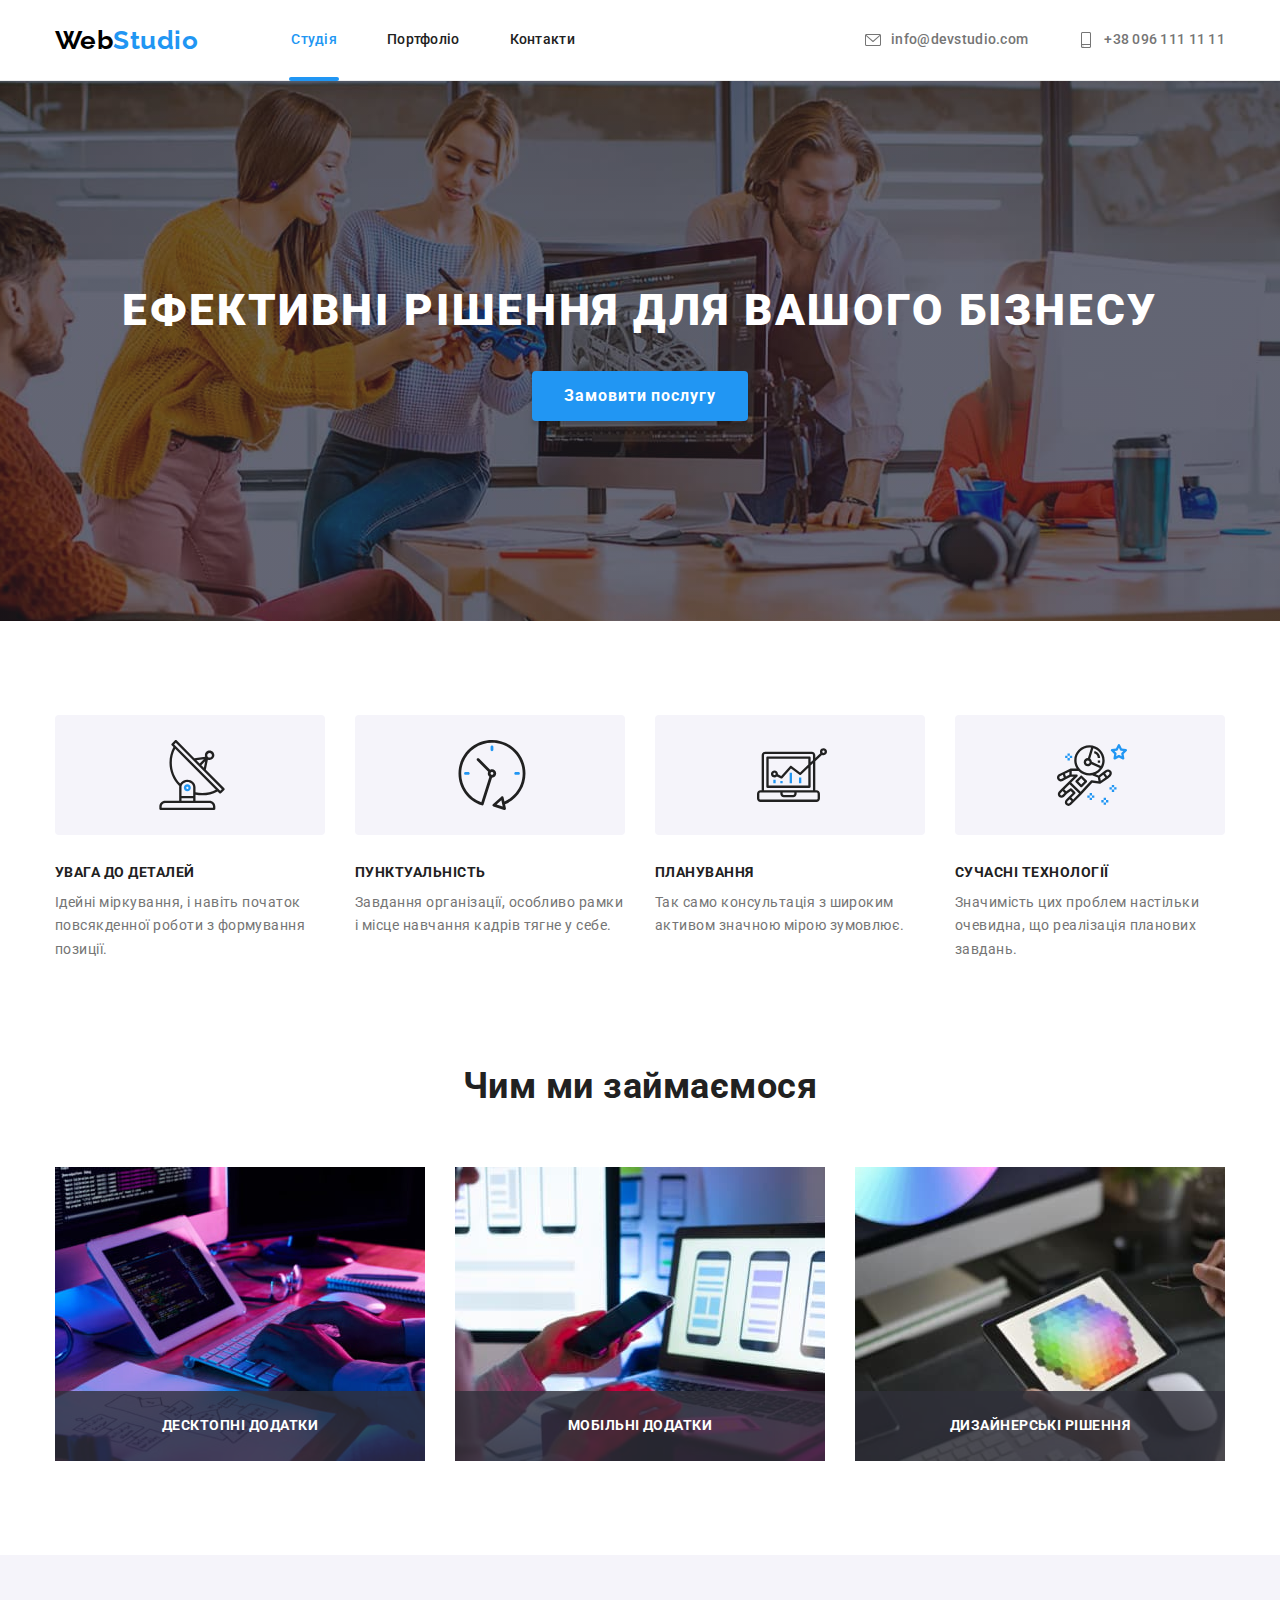
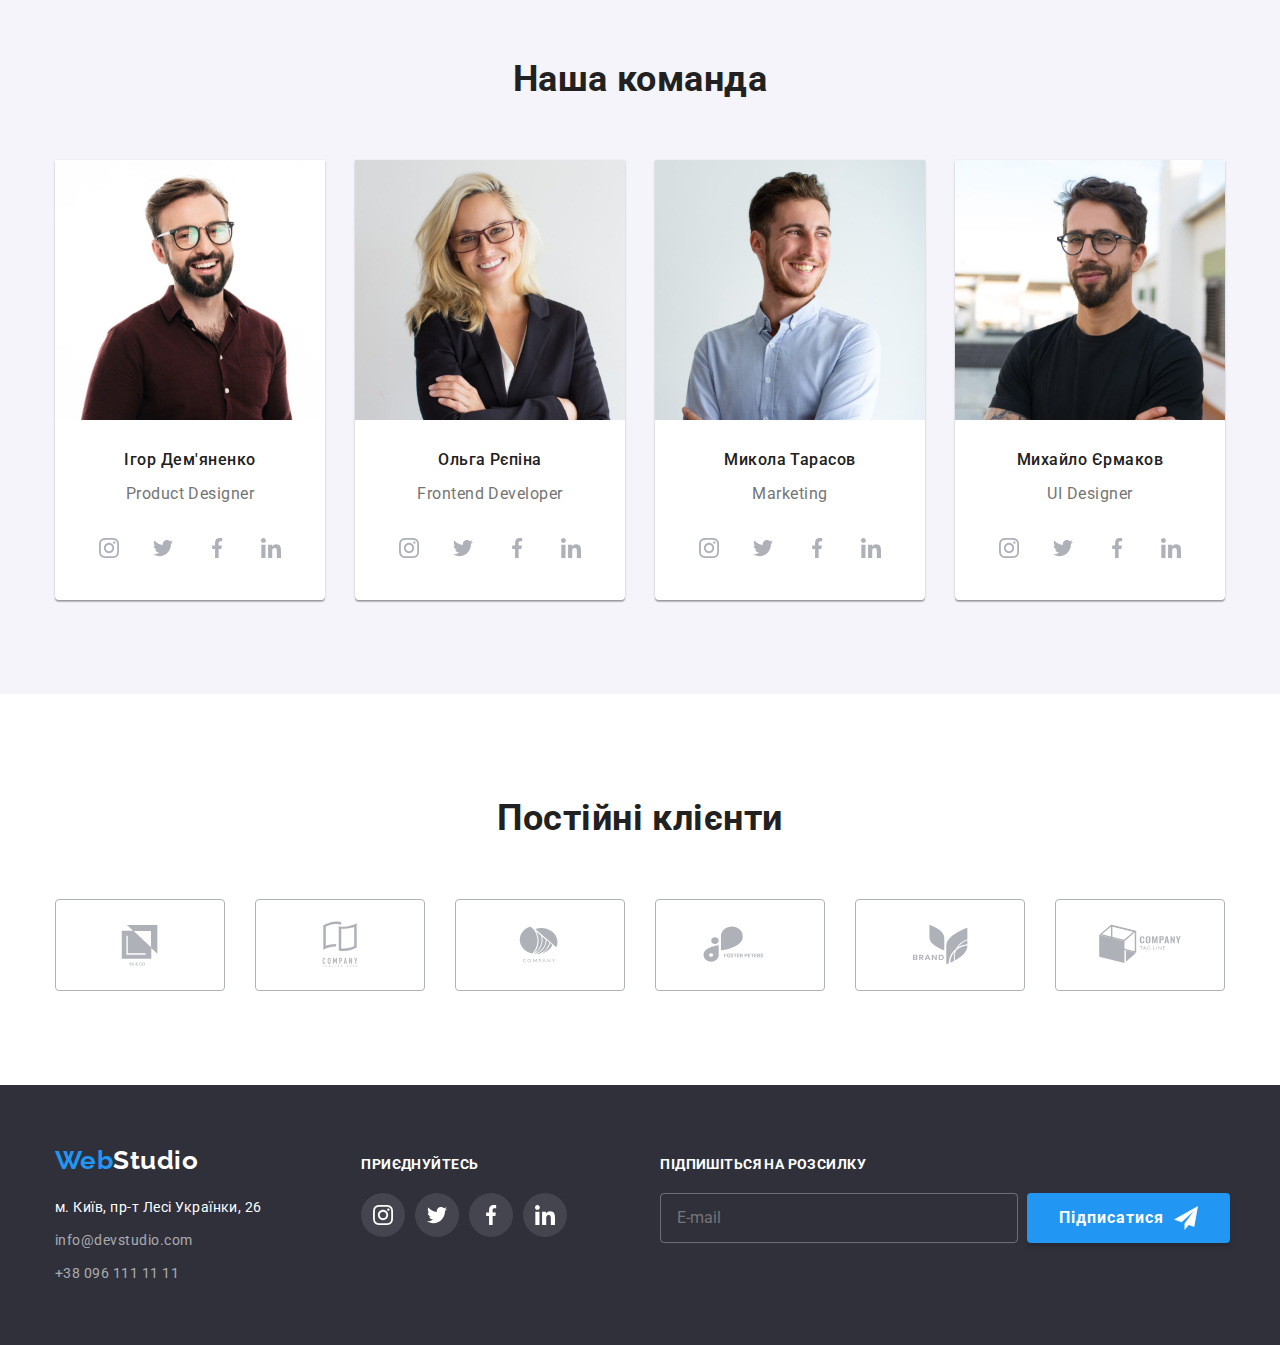
<file: index.html>
<!DOCTYPE html>
<html lang="uk">

<head>
    <meta charset="UTF-8">
    <meta http-equiv="X-UA-Compatible" content="IE=edge">
    <meta name="viewport" content="width=device-width, initial-scale=1.0">
    <title>Студія</title>
    <link rel="stylesheet" href="./css/main.min.css">
</head>

<body>

    <!-- Шапка -->
    <header class="header">
        <div class="container main-nav">
            <nav class="nav">
                <a href="./index.html" class="nav__logo logo"><span class="nav__logo--black">Web</span>Studio</a>
                <ul class="nav__list">
                    <li class="nav__item"><a class="nav__link nav__link--active" href="./index.html">Студія</a></li>
                    <li class="nav__item"><a class="nav__link" href="./portfolio.html">Портфоліо</a></li>
                    <li class="nav__item"><a class="nav__link" href="">Контакти</a></li>
                </ul>
            </nav>

            <ul class="contacts-list">
                <li class="contacts-list__item">
                    <a class="contacts-list__link" href="mailto:info@devstudio.com">
                        <svg class="contacts-list__icon">
                            <use href="./images/svg-icon/symbol-defs.svg#icon-letter"></use>
                        </svg>
                        info@devstudio.com
                    </a>
                </li>
                <li class="contacts-list__item">
                    <a class="contacts-list__link" href="tel:+380961111111">
                        <svg class="contacts-list__icon">
                            <use href="./images/svg-icon/symbol-defs.svg#icon-phone"></use>
                        </svg>
                        +38 096 111 11 11
                    </a>
                </li>
            </ul>
        </div>
    </header>

    <main>

        <!-- Герой -->
        <section class="hero">
            <div class="container hero__container">
                <h1 class="hero__title">Ефективні рішення для вашого бізнесу</h1>
                <button type="button" class="button primary" data-modal-open>Замовити послугу</button>
            </div>
        </section>

        <!-- Наші особливості -->
        <section class="section features">
            <div class="container">
                <h2 class="title hidden">Особливості</h2>

                <ul class="features__list">
                    <li class="features__item">
                        <div class="features__thumb">
                            <svg class="features__icon">
                                <use href="./images/svg-icon/symbol-defs.svg#icon-features-1"></use>
                            </svg>
                        </div>
                        <h3 class="features__title">УВАГА ДО ДЕТАЛЕЙ</h3>
                        <p class="features__text">Ідейні міркування, і навіть початок повсякденної роботи з формування позиції.</p>
                    </li>
                    <li class="features__item">
                        <div class="features__thumb">
                            <svg class="features__icon">
                                <use href="./images/svg-icon/symbol-defs.svg#icon-features-2"></use>
                            </svg>
                        </div>
                        <h3 class="features__title">ПУНКТУАЛЬНІСТЬ</h3>
                        <p class="features__text">Завдання організації, особливо рамки і місце навчання кадрів тягне у себе.</p>
                    </li>
                    <li class="features__item">
                        <div class="features__thumb">
                            <svg class="features__icon">
                                <use href="./images/svg-icon/symbol-defs.svg#icon-features-3"></use>
                            </svg>
                        </div>
                        <h3 class="features__title">ПЛАНУВАННЯ</h3>
                        <p class="features__text">Так само консультація з широким активом значною мірою зумовлює.</p>
                    </li>
                    <li class="features__item">
                        <div class="features__thumb">
                            <svg class="features__icon">
                                <use href="./images/svg-icon/symbol-defs.svg#icon-features-4"></use>
                            </svg>
                        </div>
                        <h3 class="features__title">СУЧАСНІ ТЕХНОЛОГІЇ</h3>
                        <p class="features__text">Значимість цих проблем настільки очевидна, що реалізація планових завдань.</p>
                    </li>
                </ul>
            </div>
        </section>

        <!-- Чим ми займаємось -->
        <section class="section we-do no-padding">
            <div class="container">
                <h2 class="title">Чим ми займаємося</h2>
                <ul class="we-do__list">
                    <li class="we-do__item">
                        <img class="we-do__img" src="./images/work-1.jpg" alt="процес програмування" width="370" height="294">
                        <h3 class="we-do__descr">Десктопні додатки</h3>
                    </li>
                    <li class="we-do__item">
                        <img class="we-do__img" src="./images/work-2.jpg" alt="робота за ноутбуком" width="370" height="294">
                        <h3 class="we-do__descr">Мобільні додатки</h3>
                    </li>
                    <li class="we-do__item">
                        <img class="we-do__img" src="./images/work-3.jpg" alt="робота з планшетом" width="370" height="294">
                        <h3 class="we-do__descr">Дизайнерські рішення</h3>
                    </li>
                </ul>
            </div>
        </section>

        <!-- Наша команда -->
        <section class="section team">
            <div class="container">
                <h2 class="title">Наша команда</h2>
                <ul class="team__list">
                    <li class="team__item">
                        <img class="team__image" src="./images/team-1.jpg" alt="фото Ігора Дем'яненко" width="270" height="260">
                        <div class="team__content">
                            <h3 class="team__subtitle">Ігор Дем'яненко</h3>
                            <p class="team__descr">Product Designer</p>
                            <ul class="team__socials-list socials-list">
                                <li class="socials-list__item">
                                    <a class="socials-list__link" href="">
                                        <svg class="socials-list__icon">
                                            <use href="./images/svg-icon/symbol-defs.svg#icon-instagram"></use>
                                        </svg>
                                    </a>
                                </li>
                                <li class="socials-list__item">
                                    <a class="socials-list__link" href="">
                                        <svg class="socials-list__icon">
                                            <use href="./images/svg-icon/symbol-defs.svg#icon-twitter"></use>
                                        </svg>
                                    </a>
                                </li>
                                <li class="socials-list__item">
                                    <a class="socials-list__link" href="">
                                        <svg class="socials-list__icon">
                                            <use href="./images/svg-icon/symbol-defs.svg#icon-facebook"></use>
                                        </svg>
                                    </a>
                                </li>
                                <li class="socials-list__item">
                                    <a class="socials-list__link" href="">
                                        <svg class="socials-list__icon">
                                            <use href="./images/svg-icon/symbol-defs.svg#icon-linkedin"></use>
                                        </svg>
                                    </a>
                                </li>
                            </ul>
                        </div>
                    </li>
                    <li class="team__item">
                        <img class="team__image" src="./images/team-2.jpg" alt="фото Ольги Репіної" width="270" height="260">
                        <div class="team__content">
                            <h3 class="team__subtitle">Ольга Рєпіна</h3>
                            <p class="team__descr">Frontend Developer</p>
                            <ul class="team__socials-list socials-list">
                                <li class="socials-list__item">
                                    <a class="socials-list__link" href="">
                                        <svg class="socials-list__icon">
                                            <use href="./images/svg-icon/symbol-defs.svg#icon-instagram"></use>
                                        </svg>
                                    </a>
                                </li>
                                <li class="socials-list__item">
                                    <a class="socials-list__link" href="">
                                        <svg class="socials-list__icon">
                                            <use href="./images/svg-icon/symbol-defs.svg#icon-twitter"></use>
                                        </svg>
                                    </a>
                                </li>
                                <li class="socials-list__item">
                                    <a class="socials-list__link" href="">
                                        <svg class="socials-list__icon">
                                            <use href="./images/svg-icon/symbol-defs.svg#icon-facebook"></use>
                                        </svg>
                                    </a>
                                </li>
                                <li class="socials-list__item">
                                    <a class="socials-list__link" href="">
                                        <svg class="socials-list__icon">
                                            <use href="./images/svg-icon/symbol-defs.svg#icon-linkedin"></use>
                                        </svg>
                                    </a>
                                </li>
                            </ul>
                        </div>
                    </li>
                    <li class="team__item">
                        <img class="team__image" src="./images/team-3.jpg" alt="фото Миколи Тарасова" width="270" height="260">
                        <div class="team__content">
                            <h3 class="team__subtitle">Микола Тарасов</h3>
                            <p class="team__descr">Marketing</p>
                            <ul class="team__socials-list socials-list">
                                <li class="socials-list__item">
                                    <a class="socials-list__link" href="">
                                        <svg class="socials-list__icon">
                                            <use href="./images/svg-icon/symbol-defs.svg#icon-instagram"></use>
                                        </svg>
                                    </a>
                                </li>
                                <li class="socials-list__item">
                                    <a class="socials-list__link" href="">
                                        <svg class="socials-list__icon">
                                            <use href="./images/svg-icon/symbol-defs.svg#icon-twitter"></use>
                                        </svg>
                                    </a>
                                </li>
                                <li class="socials-list__item">
                                    <a class="socials-list__link" href="">
                                        <svg class="socials-list__icon">
                                            <use href="./images/svg-icon/symbol-defs.svg#icon-facebook"></use>
                                        </svg>
                                    </a>
                                </li>
                                <li class="socials-list__item">
                                    <a class="socials-list__link" href="">
                                        <svg class="socials-list__icon">
                                            <use href="./images/svg-icon/symbol-defs.svg#icon-linkedin"></use>
                                        </svg>
                                    </a>
                                </li>
                            </ul>
                        </div>
                    </li>
                    <li class="team__item">
                        <img class="team__image" src="./images/team-4.jpg" alt="фото Михайла Єрмакова" width="270" height="260">
                        <div class="team__content">
                            <h3 class="team__subtitle">Михайло Єрмаков</h3>
                            <p class="team__descr">UI Designer</p>
                            <ul class="team__socials-list socials-list">
                                <li class="socials-list__item">
                                    <a class="socials-list__link" href="">
                                        <svg class="socials-list__icon">
                                            <use href="./images/svg-icon/symbol-defs.svg#icon-instagram"></use>
                                        </svg>
                                    </a>
                                </li>
                                <li class="socials-list__item">
                                    <a class="socials-list__link" href="">
                                        <svg class="socials-list__icon">
                                            <use href="./images/svg-icon/symbol-defs.svg#icon-twitter"></use>
                                        </svg>
                                    </a>
                                </li>
                                <li class="socials-list__item">
                                    <a class="socials-list__link" href="">
                                        <svg class="socials-list__icon">
                                            <use href="./images/svg-icon/symbol-defs.svg#icon-facebook"></use>
                                        </svg>
                                    </a>
                                </li>
                                <li class="socials-list__item">
                                    <a class="socials-list__link" href="">
                                        <svg class="socials-list__icon">
                                            <use href="./images/svg-icon/symbol-defs.svg#icon-linkedin"></use>
                                        </svg>
                                    </a>
                                </li>
                            </ul>
                        </div>
                    </li>
                </ul>
            </div>
        </section>

        <!-- Постійні клієнти -->
        <section class="section">
            <div class="container">
                <h2 class="title">
                    Постійні клієнти
                </h2>
                <ul class="clients-list">
                    <li class="clients-list__item">
                        <a class="clients-list__link" href="">
                            <svg class="clients-list__icon">
                                <use href="./images/svg-icon/symbol-defs.svg#icon-company-1"></use>
                            </svg>
                        </a>
                    </li>
                    <li class="clients-list__item">
                        <a class="clients-list__link" href="">
                            <svg class="clients-list__icon">
                                <use href="./images/svg-icon/symbol-defs.svg#icon-company-2"></use>
                            </svg>
                        </a>
                    </li>
                    <li class="clients-list__item">
                        <a class="clients-list__link" href="">
                            <svg class="clients-list__icon">
                                <use href="./images/svg-icon/symbol-defs.svg#icon-company-3"></use>
                            </svg>
                        </a>
                    </li>
                    <li class="clients-list__item">
                        <a class="clients-list__link" href="">
                            <svg class="clients-list__icon">
                                <use href="./images/svg-icon/symbol-defs.svg#icon-company-4"></use>
                            </svg>
                        </a>
                    </li>
                    <li class="clients-list__item">
                        <a class="clients-list__link" href="">
                            <svg class="clients-list__icon">
                                <use href="./images/svg-icon/symbol-defs.svg#icon-company-5"></use>
                            </svg>
                        </a>
                    </li>
                    <li class="clients-list__item">
                        <a class="clients-list__link" href="">
                            <svg class="clients-list__icon">
                                <use href="./images/svg-icon/symbol-defs.svg#icon-company-6"></use>
                            </svg>
                        </a>
                    </li>
                </ul>
            </div>
        </section>

    </main>

    <!-- Футер -->
    <footer class="footer">
        <div class="container footer__container">
            <div class="footer__address-container address-container">
                <a href="./index.html" class="footer__logo logo">Web<span class="footer__logo--white">Studio</span></a>

                <address class="address">
                    <ul class="address__list">
                        <li class="address__item"><a class="address__map" href="https://www.google.com.ua/maps/place/%D0%B1%D1%83%D0%BB%D1%8C%D0%B2%D0%B0%D1%80+%D0%9B%D0%B5%D1%81%D1%96+%D0%A3%D0%BA%D1%80%D0%B0%D1%97%D0%BD%D0%BA%D0%B8,+26,+%D0%9A%D0%B8%D1%97%D0%B2,+02000/@50.4265841,30.5361971,17z"
                            target="_blank" rel="noreferrer noopener">м. Київ, пр-т Лесі Українки, 26</a></li>
                        <li class="address__item"><a class="address__link" href="mailto:info@devstudio.com">info@devstudio.com</a></li>
                        <li class="address__item"><a class="address__link" href="tel:+380961111111">+38 096 111 11 11</a></li>
                    </ul>  
                </address>
            </div>
            
            <div class="footer__socials-container">
                <b class="footer__subtitle">приєднуйтесь</b>
                <ul class="socials-list">
                    <li class="socials-list__item">
                        <a class="socials-list__link socials-list__link--darck" href="">
                            <svg class="socials-list__icon">
                                <use href="./images/svg-icon/symbol-defs.svg#icon-instagram"></use>
                            </svg>
                        </a>
                    </li>
                    <li class="socials-list__item">
                        <a class="socials-list__link socials-list__link--darck" href="">
                            <svg class="socials-list__icon">
                                <use href="./images/svg-icon/symbol-defs.svg#icon-twitter"></use>
                            </svg>
                        </a>
                    </li>
                    <li class="socials-list__item">
                        <a class="socials-list__link socials-list__link--darck" href="">
                            <svg class="socials-list__icon">
                                <use href="./images/svg-icon/symbol-defs.svg#icon-facebook"></use>
                            </svg>
                        </a>
                    </li>
                    <li class="socials-list__item">
                        <a class="socials-list__link socials-list__link--darck" href="">
                            <svg class="socials-list__icon">
                                <use href="./images/svg-icon/symbol-defs.svg#icon-linkedin"></use>
                            </svg>
                        </a>
                    </li>
                </ul>
            </div>
            <div class="footer__subscription-container">
                <b class="footer__subtitle">Підпишіться на розсилку</b>
                <form class="footer__subscription" name="subscription">
                    <input 
                    class="footer__input"
                    type="email" 
                    name="email" 
                    placeholder="E-mail">
                    <button class="button footer__btn primary" type="submit">
                        Підписатися
                        <svg class="btn__icon">
                            <use href="./images/svg-icon/symbol-defs.svg#icon-telegram"></use>
                        </svg>
                    </button>
                </form>
            </div>
        </div>
    </footer>


    <div class="backdrop is-hidden" data-modal>
        <div class="backdrop__modal modal">

            <button type="button" class="modal__close-btn" data-modal-close>
                <svg class="modal__close-icon">
                    <use href="./images/svg-icon/symbol-defs.svg#icon-close" width="18" height="18"></use>
                </svg>
            </button>

            <form class="modal__form form">
                <b class="form__title">Залиште свої дані, ми вам передзвонимо</b>

           
                <div class="form__inner">
                    <label class="form__label" for="username">І'мя</label>
                    <div class="form__input-wrapper">   
                        <input 
                        class="form__input"
                        type="text" 
                        name="username" 
                        id="username">
                        <svg class="form__icon">
                            <use href="./images/svg-icon/symbol-defs.svg#icon-person"></use>
                        </svg>
                    </div>
                </div>

                <div class="form__inner">
                    <label class="form__label" for="phone">Телефон</label>
                    <div class="form__input-wrapper">
                        <input 
                        class="form__input"
                        type="tel" 
                        name="phone" 
                        id="phone">
                        <svg class="form__icon">
                            <use href="./images/svg-icon/symbol-defs.svg#icon-email-black"></use>
                        </svg>
                    </div>
                </div>

                <div class="form__inner">
                    <label class="form__label" for="email">Пошта</label>
                    <div class="form__input-wrapper">
                        <input
                        class="form__input"
                        type="email" 
                        name="email" 
                        id="email">
                        <svg class="form__icon">
                            <use href="./images/svg-icon/symbol-defs.svg#icon-phone-black"></use>
                        </svg>
                    </div>
                </div>

                <div class="form__inner">
                    <label class="form__label" for="coment">Коментар</label>
                    <textarea class="form__textarea" 
                    name="coment" 
                    placeholder="Введіть текст" 
                    id="coment"></textarea>
                </div>

                <div class="form__checkbox checkbox">
                    <input class="checkbox__input hidden" type="checkbox" name="check" id="check">
                    <label class="checkbox__label" for="check">
                        <span class="checkbox__icon-wrapper">
                            <svg class="checkbox__icon">
                                <use href="./images/svg-icon/symbol-defs.svg#icon-check"></use>
                            </svg>
                        </span>
                        Погоджуюся з розсилкою та приймаю 
                        <a class="checkbox__link" href="#"> Умови договору</a></label>
                </div>

                <button type="submit" class="button primary primary--center">Відправити</button>
            </form>

                
            
        </div>
    </div>

    <script src="./modal.js"></script>
</body>

</html>
</file>
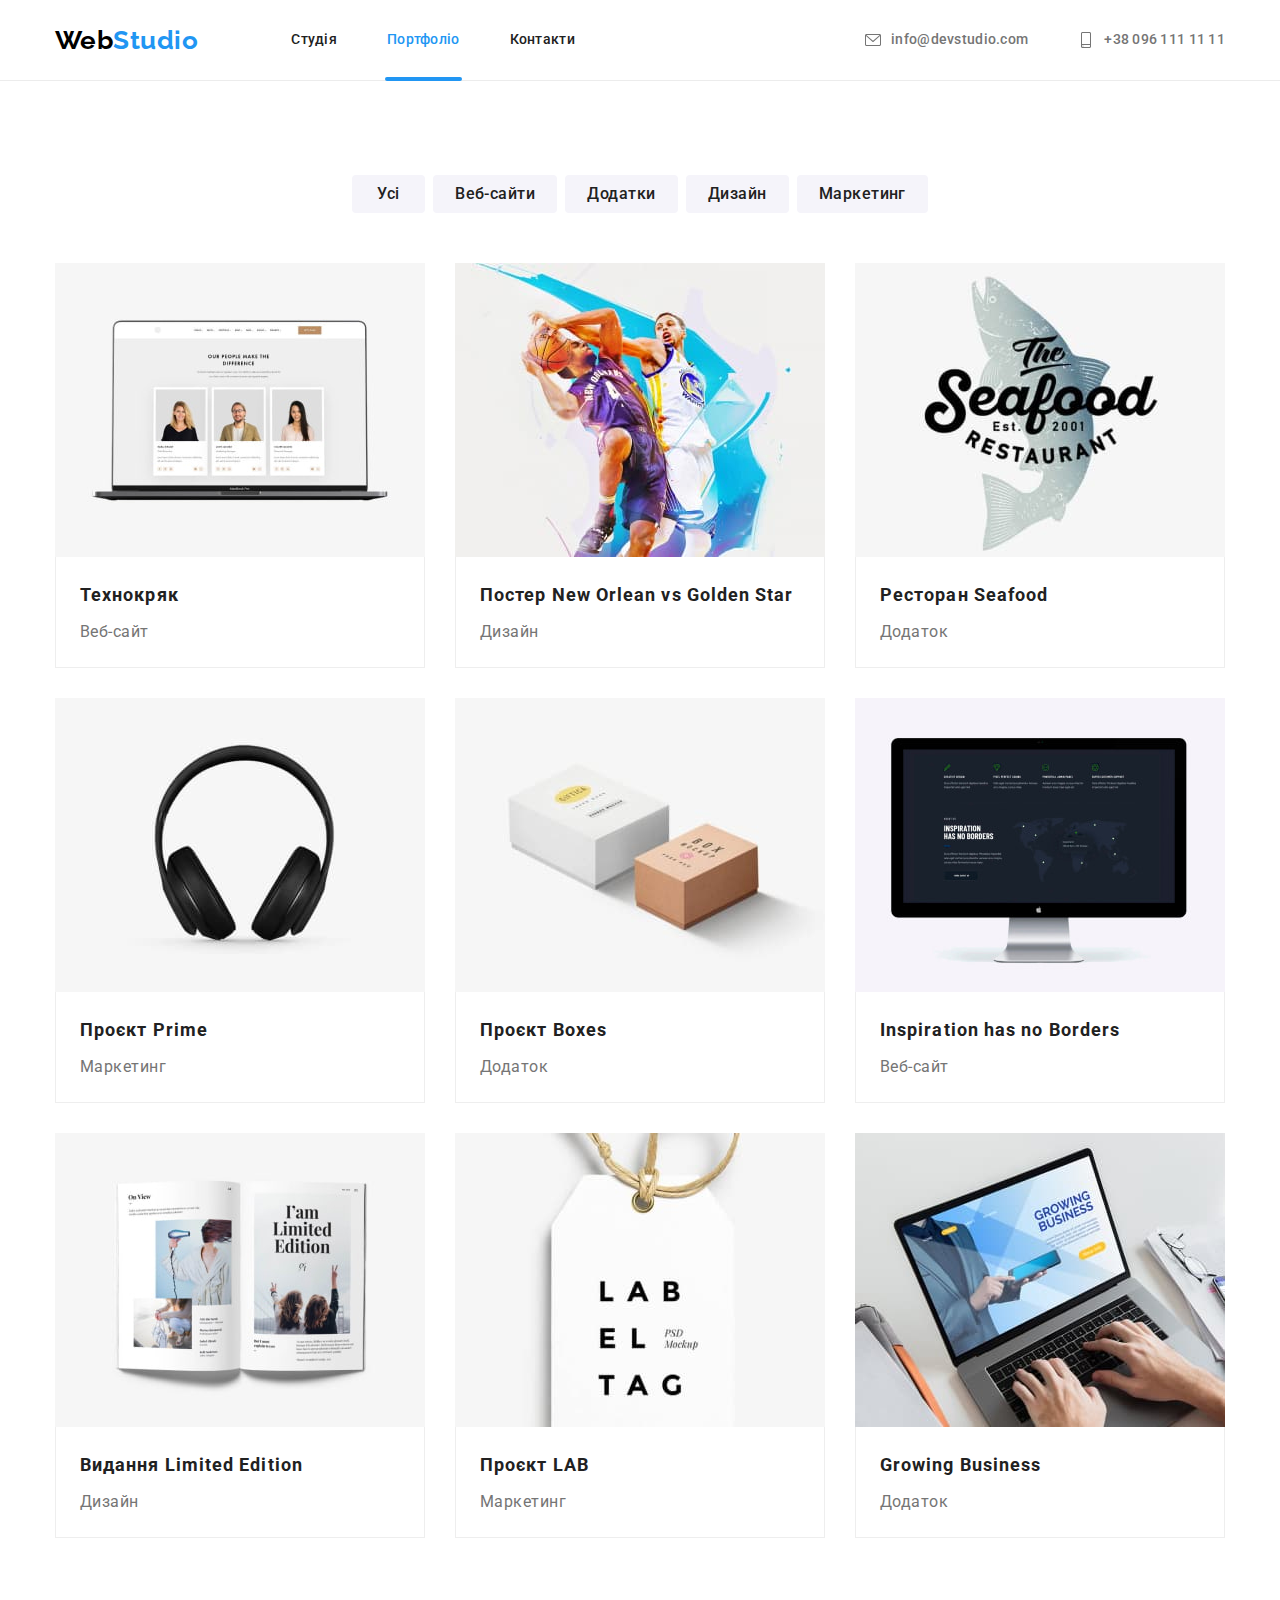
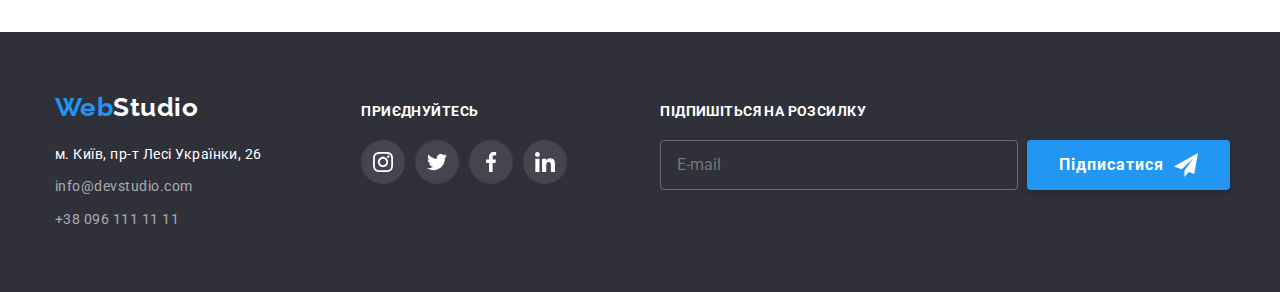
<file: portfolio.html>
<!DOCTYPE html>
<html lang="en">
    <head>
        <meta charset="UTF-8">
        <meta http-equiv="X-UA-Compatible" content="IE=edge">
        <meta name="viewport" content="width=device-width, initial-scale=1.0">
        <title>Портфоліо</title>
        <link rel="stylesheet" href="./css/main.min.css">
    </head>
    <body>
        
<!-- Шапка -->
    <header class="header">
        <div class="container main-nav">
            <nav class="nav">
                <a href="./index.html" class="nav__logo logo"><span class="nav__logo--black">Web</span>Studio</a>
                <ul class="nav__list">
                    <li class="nav__item"><a class="nav__link" href="./index.html">Студія</a></li>
                    <li class="nav__item"><a class="nav__link nav__link--active" href="./portfolio.html">Портфоліо</a></li>
                    <li class="nav__item"><a class="nav__link" href="">Контакти</a></li>
                </ul>
            </nav>

            <ul class="contacts-list">
                <li class="contacts-list__item">
                    <a class="contacts-list__link" href="mailto:info@devstudio.com">
                        <svg class="contacts-list__icon">
                            <use href="./images/svg-icon/symbol-defs.svg#icon-letter"></use>
                        </svg>
                        info@devstudio.com
                    </a>
                </li>
                <li class="contacts-list__item">
                    <a class="contacts-list__link" href="tel:+380961111111">
                        <svg class="contacts-list__icon">
                            <use href="./images/svg-icon/symbol-defs.svg#icon-phone"></use>
                        </svg>
                        +38 096 111 11 11
                    </a>
                </li>
            </ul>
        </div>
    </header>   
        
<!-- main -->

    <main>
        <section class="section portfolio">
            <div class="portfolio__container container">
                <h1 class="title hidden">Портфоліо</h1>
                <ul class="portfolio__buttons-list">
                    <li><button type="button" class="portfolio__button button">Усі</button></li>
                    <li><button type="button" class="portfolio__button button">Веб-сайти</button></li>
                    <li><button type="button" class="portfolio__button button">Додатки</button></li>
                    <li><button type="button" class="portfolio__button button">Дизайн</button></li>
                    <li><button type="button" class="portfolio__button button">Маркетинг</button></li>
                </ul>

                <ul class="portfolio__list">
                    <li class="portfolio__item">
                        <a class="portfolio__link" href="">
                            <div class="portfolio__thumb">
                                <img class="portfolio__image" src="./images/portfolio-1.jpg" alt="Ноутбук" width="370" height="294">
                                <div class="portfolio__overlay">
                                    <p class="portfolio__text">Ресурс пропонує комплексні пропозиції з різним рівнем функціоналу та сервісів. Все це
                                        дозволить відвідувачу отримати
                                        вичерпні відомості про компанію чи приватну особу.</p>
                                </div>
                            </div>
                            
                            <div class="portfolio__content">
                                <h2 class="portfolio__subtitle">Технокряк</h2>
                                <p class="portfolio__descr">Веб-сайт</p>
                            </div>

                            
                        </a>
                    </li>
                    <li class="portfolio__item">
                        <a class="portfolio__link" href="">
                            <div class="portfolio__thumb">
                                <img class="portfolio__image" src="./images/portfolio-2.jpg" alt="Два баскетболісти" width="370" height="294">
                                <div class="portfolio__overlay">
                                    <p class="portfolio__text">Ресурс пропонує комплексні пропозиції з різним рівнем функціоналу та сервісів. Все це
                                        дозволить відвідувачу отримати
                                        вичерпні відомості про компанію чи приватну особу.</p>
                                </div>
                            </div>
                            <div class="portfolio__content">
                                <h2 class="portfolio__subtitle">Постер New Orlean vs Golden Star</h2>
                                <p class="portfolio__descr">Дизайн</p>
                            </div>
                        </a>
                    </li>
                    <li class="portfolio__item">
                        <a class="portfolio__link" href="">
                            <div class="portfolio__thumb">
                                <img class="portfolio__image" src="./images/portfolio-3.jpg" alt="Логотип" width="370" height="294">
                                <div class="portfolio__overlay">
                                    <p class="portfolio__text">Ресурс пропонує комплексні пропозиції з різним рівнем функціоналу та сервісів. Все це
                                        дозволить відвідувачу отримати
                                        вичерпні відомості про компанію чи приватну особу.</p>
                                </div>
                            </div>
                            <div class="portfolio__content">
                                <h2 class="portfolio__subtitle">Ресторан Seafood</h2>
                                <p class="portfolio__descr">Додаток</p>
                            </div>
                        </a></li>
                    <li class="portfolio__item">
                        <a class="portfolio__link" href="">
                            <div class="portfolio__thumb">
                                <img class="portfolio__image" src="./images/portfolio-4.jpg" alt="Навушники" width="370" height="294">
                                <div class="portfolio__overlay">
                                    <p class="portfolio__text">Ресурс пропонує комплексні пропозиції з різним рівнем функціоналу та сервісів. Все це
                                        дозволить відвідувачу отримати
                                        вичерпні відомості про компанію чи приватну особу.</p>
                                </div>
                            </div>
                            <div class="portfolio__content">
                                <h2 class="portfolio__subtitle">Проєкт Prime</h2>
                                <p class="portfolio__descr">Маркетинг</p>
                            </div>
                        </a>
                    </li>
                    <li class="portfolio__item">
                        <a class="portfolio__link" href="">
                            <div class="portfolio__thumb">
                                <img class="portfolio__image" src="./images/portfolio-5.jpg" alt="Дві коробки" width="370" height="294">
                                <div class="portfolio__overlay">
                                    <p class="portfolio__text">Ресурс пропонує комплексні пропозиції з різним рівнем функціоналу та сервісів. Все це
                                        дозволить відвідувачу отримати
                                        вичерпні відомості про компанію чи приватну особу.</p>
                                </div>
                            </div>
                            <div class="portfolio__content">
                                <h2 class="portfolio__subtitle">Проєкт Boxes</h2>
                                <p class="portfolio__descr">Додаток</p>
                            </div>
                        </a>
                    </li>
                    <li class="portfolio__item">
                        <a class="portfolio__link" href="">
                            <div class="portfolio__thumb">
                                <img class="portfolio__image" src="./images/portfolio-6.jpg" alt="монітор" width="370" height="294">
                                <div class="portfolio__overlay">
                                    <p class="portfolio__text">Ресурс пропонує комплексні пропозиції з різним рівнем функціоналу та сервісів. Все це
                                        дозволить відвідувачу отримати
                                        вичерпні відомості про компанію чи приватну особу.</p>
                                </div>
                            </div>
                            <div class="portfolio__content">
                                <h2 class="portfolio__subtitle">Inspiration has no Borders</h2>
                                <p class="portfolio__descr">Веб-сайт</p>
                            </div>
                        </a>
                    </li>
                    <li class="portfolio__item">
                        <a class="portfolio__link" href="">
                            <div class="portfolio__thumb">
                                <img class="portfolio__image" src="./images/portfolio-7.jpg" alt="Відкрита книга" width="370" height="294">
                                <div class="portfolio__overlay">
                                    <p class="portfolio__text">Ресурс пропонує комплексні пропозиції з різним рівнем функціоналу та сервісів. Все це
                                        дозволить відвідувачу отримати
                                        вичерпні відомості про компанію чи приватну особу.</p>
                                </div>
                            </div>
                            <div class="portfolio__content">
                                <h2 class="portfolio__subtitle">Видання Limited Edition</h2>
                                <p class="portfolio__descr">Дизайн</p>
                            </div>
                        </a>
                    </li>
                    <li class="portfolio__item">
                        <a class="portfolio__link" href="">
                            <div class="portfolio__thumb">
                                <img class="portfolio__image" src="./images/portfolio-8.jpg" alt="Бірка" width="370" height="294">
                                <div class="portfolio__overlay">
                                    <p class="portfolio__text">Ресурс пропонує комплексні пропозиції з різним рівнем функціоналу та сервісів. Все це
                                        дозволить відвідувачу отримати
                                        вичерпні відомості про компанію чи приватну особу.</p>
                                </div>
                            </div>
                            <div class="portfolio__content">
                                <h2 class="portfolio__subtitle">Проєкт LAB</h2>
                                <p class="portfolio__descr">Маркетинг</p>
                            </div>
                        </a>
                    </li>
                    <li class="portfolio__item">
                        <a class="portfolio__link" href="">
                            <div class="portfolio__thumb">
                                <img class="portfolio__image" src="./images/portfolio-9.jpg" alt="Людина працює за ноутбуком" width="370" height="294">
                                <div class="portfolio__overlay">
                                    <p class="portfolio__text">Ресурс пропонує комплексні пропозиції з різним рівнем функціоналу та сервісів. Все це
                                        дозволить відвідувачу отримати
                                        вичерпні відомості про компанію чи приватну особу.</p>
                                </div>
                            </div>
                            <div class="portfolio__content">
                                <h2 class="portfolio__subtitle">Growing Business</h2>
                                <p class="portfolio__descr">Додаток</p>
                            </div>
                        </a>
                    </li>
                </ul>
            </div>
        </section>
    </main>
            
<!-- Футер -->
    <footer class="footer">
        <div class="container footer__container">
            <div class="footer__address-container address-container">
                <a href="./index.html" class="footer__logo logo">Web<span class="footer__logo--white">Studio</span></a>
    
                <address class="address">
                    <ul class="address__list">
                        <li class="address__item"><a class="address__map"
                                href="https://www.google.com.ua/maps/place/%D0%B1%D1%83%D0%BB%D1%8C%D0%B2%D0%B0%D1%80+%D0%9B%D0%B5%D1%81%D1%96+%D0%A3%D0%BA%D1%80%D0%B0%D1%97%D0%BD%D0%BA%D0%B8,+26,+%D0%9A%D0%B8%D1%97%D0%B2,+02000/@50.4265841,30.5361971,17z"
                                target="_blank" rel="noreferrer noopener">м. Київ, пр-т Лесі Українки, 26</a></li>
                        <li class="address__item"><a class="address__link"
                                href="mailto:info@devstudio.com">info@devstudio.com</a></li>
                        <li class="address__item"><a class="address__link" href="tel:+380961111111">+38 096 111 11 11</a>
                        </li>
                    </ul>
                </address>
            </div>
    
            <div class="footer__socials-container">
                <b class="footer__subtitle">приєднуйтесь</b>
                <ul class="socials-list">
                    <li class="socials-list__item">
                        <a class="socials-list__link socials-list__link--darck" href="">
                            <svg class="socials-list__icon">
                                <use href="./images/svg-icon/symbol-defs.svg#icon-instagram"></use>
                            </svg>
                        </a>
                    </li>
                    <li class="socials-list__item">
                        <a class="socials-list__link socials-list__link--darck" href="">
                            <svg class="socials-list__icon">
                                <use href="./images/svg-icon/symbol-defs.svg#icon-twitter"></use>
                            </svg>
                        </a>
                    </li>
                    <li class="socials-list__item">
                        <a class="socials-list__link socials-list__link--darck" href="">
                            <svg class="socials-list__icon">
                                <use href="./images/svg-icon/symbol-defs.svg#icon-facebook"></use>
                            </svg>
                        </a>
                    </li>
                    <li class="socials-list__item">
                        <a class="socials-list__link socials-list__link--darck" href="">
                            <svg class="socials-list__icon">
                                <use href="./images/svg-icon/symbol-defs.svg#icon-linkedin"></use>
                            </svg>
                        </a>
                    </li>
                </ul>
            </div>
            <div class="footer__subscription-container">
                <b class="footer__subtitle">Підпишіться на розсилку</b>
                <form class="footer__subscription" name="subscription">
                    <input class="footer__input" type="email" name="email" placeholder="E-mail">
                    <button class="button footer__btn primary" type="submit">
                        Підписатися
                        <svg class="btn__icon">
                            <use href="./images/svg-icon/symbol-defs.svg#icon-telegram"></use>
                        </svg>
                    </button>
                </form>
            </div>
        </div>
    </footer>
    </body>
</html>
</file>
<file: css/main.min.css>
@import"https://fonts.googleapis.com/css2?family=Raleway:wght@700&family=Roboto:wght@400;500;700;900&display=swap";:root{--primary-text-color: #757575;--title-text-color: #212121;--accent-color: #2196F3;--focus-acent-color: #188CE8;--additional-color: rgba(255, 255, 255, 0.6);--additional-bg-color: #F5F4FA;--primary-border-color: #EEEEEE;--secondary-border-color: #ECECEC;--icon-color: #AFB1B8;--footer-icon-bg-color: rgba(255, 255, 255, 0.1);--form-border-color: rgba(33, 33, 33, 0.2)}/*! modern-normalize v1.1.0 | MIT License | https://github.com/sindresorhus/modern-normalize */*,::before,::after{-webkit-box-sizing:border-box;box-sizing:border-box}html{-moz-tab-size:4;-o-tab-size:4;tab-size:4}html{line-height:1.15;-webkit-text-size-adjust:100%}body{margin:0}body{font-family:system-ui,-apple-system,"Segoe UI",Roboto,Helvetica,Arial,sans-serif,"Apple Color Emoji","Segoe UI Emoji"}hr{height:0;color:inherit}abbr[title]{-webkit-text-decoration:underline dotted;text-decoration:underline dotted}b,strong{font-weight:bolder}code,kbd,samp,pre{font-family:ui-monospace,SFMono-Regular,Consolas,"Liberation Mono",Menlo,monospace;font-size:1em}small{font-size:80%}sub,sup{font-size:75%;line-height:0;position:relative;vertical-align:baseline}sub{bottom:-0.25em}sup{top:-0.5em}table{text-indent:0;border-color:inherit}button,input,optgroup,select,textarea{font-family:inherit;font-size:100%;line-height:1.15;margin:0}button,select{text-transform:none}button,[type=button],[type=reset],[type=submit]{-webkit-appearance:button}::-moz-focus-inner{border-style:none;padding:0}:-moz-focusring{outline:1px dotted ButtonText}:-moz-ui-invalid{box-shadow:none}legend{padding:0}progress{vertical-align:baseline}::-webkit-inner-spin-button,::-webkit-outer-spin-button{height:auto}[type=search]{-webkit-appearance:textfield;outline-offset:-2px}::-webkit-search-decoration{-webkit-appearance:none}::-webkit-file-upload-button{-webkit-appearance:button;font:inherit}summary{display:list-item}ul,ol{list-style:none;padding-left:0;margin:0}.hidden{position:absolute;white-space:nowrap;width:1px;height:1px;overflow:hidden;border:0;padding:0;clip:rect(0 0 0 0);-webkit-clip-path:inset(50%);clip-path:inset(50%);margin:-1px}h1,h2,h3,h4,h5,h6,p{margin-top:0;margin-bottom:0}a{text-decoration:none}img{display:block}body{color:var(--primary-text-color);font-family:"Roboto",sans-serif;letter-spacing:.03em}.container{width:1200px;padding-right:15px;padding-left:15px;margin-right:auto;margin-left:auto}.section{padding-top:94px;padding-bottom:94px}.title{margin-bottom:50px;color:var(--title-text-color);font-size:36px;line-height:1.7;text-align:center}.no-padding{padding-top:0}.button{min-width:73px;border:0;border-radius:4px;padding:6px 22px;background-color:var(--additional-bg-color);cursor:pointer;color:var(--title-text-color);font-family:inherit;font-weight:500;font-size:16px;line-height:1.62;letter-spacing:.03em;-webkit-transition:color 250ms cubic-bezier(0.4, 0, 0.2, 1),background-color 250ms cubic-bezier(0.4, 0, 0.2, 1),-webkit-box-shadow 250ms cubic-bezier(0.4, 0, 0.2, 1);transition:color 250ms cubic-bezier(0.4, 0, 0.2, 1),background-color 250ms cubic-bezier(0.4, 0, 0.2, 1),-webkit-box-shadow 250ms cubic-bezier(0.4, 0, 0.2, 1);-o-transition:color 250ms cubic-bezier(0.4, 0, 0.2, 1),background-color 250ms cubic-bezier(0.4, 0, 0.2, 1),box-shadow 250ms cubic-bezier(0.4, 0, 0.2, 1);transition:color 250ms cubic-bezier(0.4, 0, 0.2, 1),background-color 250ms cubic-bezier(0.4, 0, 0.2, 1),box-shadow 250ms cubic-bezier(0.4, 0, 0.2, 1);transition:color 250ms cubic-bezier(0.4, 0, 0.2, 1),background-color 250ms cubic-bezier(0.4, 0, 0.2, 1),box-shadow 250ms cubic-bezier(0.4, 0, 0.2, 1),-webkit-box-shadow 250ms cubic-bezier(0.4, 0, 0.2, 1)}.button:hover,.button:focus{color:#fff;background-color:var(--accent-color);-webkit-box-shadow:0px 3px 1px rgba(0,0,0,.1),0px 1px 2px rgba(0,0,0,.08),0px 2px 2px rgba(0,0,0,.12);box-shadow:0px 3px 1px rgba(0,0,0,.1),0px 1px 2px rgba(0,0,0,.08),0px 2px 2px rgba(0,0,0,.12)}.primary{padding:10px 32px;border-radius:4px;min-width:200px;color:#fff;background-color:var(--accent-color);-webkit-box-shadow:0px 4px 4px rgba(0,0,0,.15);box-shadow:0px 4px 4px rgba(0,0,0,.15);border-radius:4px;font-family:inherit;font-weight:700;font-size:16px;line-height:1.87;letter-spacing:.06em;-webkit-transition:backgroud-color 250ms cubic-bezier(0.4, 0, 0.2, 1);-o-transition:backgroud-color 250ms cubic-bezier(0.4, 0, 0.2, 1);transition:backgroud-color 250ms cubic-bezier(0.4, 0, 0.2, 1);-webkit-transition:-webkit-box-shadow 250ms cubic-bezier(0.4, 0, 0.2, 1);transition:-webkit-box-shadow 250ms cubic-bezier(0.4, 0, 0.2, 1);-o-transition:box-shadow 250ms cubic-bezier(0.4, 0, 0.2, 1);transition:box-shadow 250ms cubic-bezier(0.4, 0, 0.2, 1);transition:box-shadow 250ms cubic-bezier(0.4, 0, 0.2, 1), -webkit-box-shadow 250ms cubic-bezier(0.4, 0, 0.2, 1)}.primary:hover{background-color:var(--focus-acent-color);-webkit-box-shadow:0px 4px 4px rgba(0,0,0,.15);box-shadow:0px 4px 4px rgba(0,0,0,.15)}.header{border-bottom:1px solid var(--secondary-border-color)}.main-nav{display:-webkit-box;display:-ms-flexbox;display:flex}.logo{margin-right:93px;color:var(--accent-color);font-family:"Raleway",sans-serif;font-weight:700;font-size:26px;line-height:1.19}.nav{display:-webkit-box;display:-ms-flexbox;display:flex;-webkit-box-align:center;-ms-flex-align:center;align-items:center}.nav__list{display:-webkit-box;display:-ms-flexbox;display:flex;letter-spacing:.02em;font-weight:500;font-size:14px;line-height:1.14}.nav__item:not(:last-child){margin-right:50px}.nav__logo--black{color:#000}.nav__link{position:relative;display:block;padding-top:32px;padding-bottom:32px;color:var(--title-text-color);-webkit-transition:color 250ms cubic-bezier(0.4, 0, 0.2, 1);-o-transition:color 250ms cubic-bezier(0.4, 0, 0.2, 1);transition:color 250ms cubic-bezier(0.4, 0, 0.2, 1)}.nav__link:hover,.nav__link:focus{color:var(--accent-color)}.nav__link--active{color:var(--accent-color)}.nav__link--active::after{position:absolute;left:-2px;bottom:-1px;content:"";width:calc(100% + 4px);height:4px;border-radius:2px;background-color:var(--accent-color)}.contacts-list{margin-left:auto;display:-webkit-box;display:-ms-flexbox;display:flex;letter-spacing:.02em;font-weight:500;font-size:14px;line-height:1.14}.contacts-list__link{position:relative;display:-webkit-box;display:-ms-flexbox;display:flex;-webkit-box-align:center;-ms-flex-align:center;align-items:center;padding-top:32px;padding-bottom:32px;color:var(--primary-text-color);-webkit-transition:color 250ms cubic-bezier(0.4, 0, 0.2, 1);-o-transition:color 250ms cubic-bezier(0.4, 0, 0.2, 1);transition:color 250ms cubic-bezier(0.4, 0, 0.2, 1)}.contacts-list__link:hover,.contacts-list__link:focus{color:var(--accent-color)}.contacts-list__item:not(:last-child){margin-right:50px}.contacts-list__icon{width:16px;height:16px;margin-right:10px;fill:currentColor}.hero{background-image:-webkit-gradient(linear, left top, left bottom, from(rgba(47, 48, 58, 0.4)), to(rgba(47, 48, 58, 0.4))),url(../images/background-img.jpg);background-image:-o-linear-gradient(rgba(47, 48, 58, 0.4), rgba(47, 48, 58, 0.4)),url(../images/background-img.jpg);background-image:linear-gradient(rgba(47, 48, 58, 0.4), rgba(47, 48, 58, 0.4)),url(../images/background-img.jpg);background-color:#c4c4c4;background-position:center;max-width:1600px;margin-left:auto;margin-right:auto;text-align:center}.hero__container{padding-top:200px;padding-bottom:200px}.hero__title{margin-bottom:30px;color:#fff;font-weight:900;font-size:44px;line-height:1.36;letter-spacing:.06em;text-transform:uppercase}.features__list{display:-webkit-box;display:-ms-flexbox;display:flex;gap:30px}.features__item{width:calc((100% - 90px)/4)}.features__thumb{height:120px;background-color:var(--additional-bg-color);border-radius:4px;margin-bottom:30px;padding:25px 102px}.features__icon{width:70px;height:70px}.features__title{margin-bottom:10px;color:var(--title-text-color);font-size:14px;line-height:1.14;text-transform:uppercase}.features__text{font-size:14px;line-height:1.7}.we-do__list{display:-webkit-box;display:-ms-flexbox;display:flex;gap:30px}.we-do__item{position:relative}.we-do__descr{position:absolute;left:0;bottom:0;width:100%;height:70px;display:-webkit-box;display:-ms-flexbox;display:flex;-webkit-box-pack:center;-ms-flex-pack:center;justify-content:center;-webkit-box-align:center;-ms-flex-align:center;align-items:center;color:#fff;font-size:14px;line-height:1.14;text-transform:uppercase;background-color:rgba(47,48,58,.8)}.team{background-color:var(--additional-bg-color)}.team__subtitle{margin-bottom:10px;color:var(--title-text-color);font-weight:500;font-size:16px;line-height:1.19}.team__list{display:-webkit-box;display:-ms-flexbox;display:flex;gap:30px}.team__item{background-color:#fff;border-radius:0 0 4px 4px;-webkit-box-shadow:0px 1px 3px rgba(0,0,0,.12),0px 1px 1px rgba(0,0,0,.14),0px 2px 1px rgba(0,0,0,.2);box-shadow:0px 1px 3px rgba(0,0,0,.12),0px 1px 1px rgba(0,0,0,.14),0px 2px 1px rgba(0,0,0,.2);text-align:center}.team__content{padding:30px 32px}.team__descr{margin-bottom:16px;font-size:16px;line-height:1.9}.socials-list{display:-webkit-box;display:-ms-flexbox;display:flex;gap:10px}.socials-list__link{display:-webkit-box;display:-ms-flexbox;display:flex;-webkit-box-pack:center;-ms-flex-pack:center;justify-content:center;padding:12px;color:var(--icon-color);background-color:#fff;border-radius:50%;-webkit-transition:color 250ms cubic-bezier(0.4, 0, 0.2, 1),background-color 250ms cubic-bezier(0.4, 0, 0.2, 1);-o-transition:color 250ms cubic-bezier(0.4, 0, 0.2, 1),background-color 250ms cubic-bezier(0.4, 0, 0.2, 1);transition:color 250ms cubic-bezier(0.4, 0, 0.2, 1),background-color 250ms cubic-bezier(0.4, 0, 0.2, 1)}.socials-list__link:hover,.socials-list__link:focus{color:#fff;background-color:var(--accent-color)}.socials-list__icon{width:20px;height:20px;fill:currentColor}.clients-list{display:-webkit-box;display:-ms-flexbox;display:flex;gap:30px}.clients-list__link{width:170px;height:92px;display:-webkit-box;display:-ms-flexbox;display:flex;-webkit-box-pack:center;-ms-flex-pack:center;justify-content:center;-webkit-box-align:center;-ms-flex-align:center;align-items:center;border:1px solid var(--icon-color);border-radius:4px;color:var(--icon-color);-webkit-transition:color 250ms cubic-bezier(0.4, 0, 0.2, 1),border-color 250ms cubic-bezier(0.4, 0, 0.2, 1);-o-transition:color 250ms cubic-bezier(0.4, 0, 0.2, 1),border-color 250ms cubic-bezier(0.4, 0, 0.2, 1);transition:color 250ms cubic-bezier(0.4, 0, 0.2, 1),border-color 250ms cubic-bezier(0.4, 0, 0.2, 1)}.clients-list__link:hover,.clients-list__link:focus{color:var(--accent-color);border-color:var(--accent-color)}.clients-list__icon{width:170px;height:92px;fill:currentColor}.footer{padding-top:60px;padding-bottom:60px;background-color:#2f303a}.footer__container{display:-webkit-box;display:-ms-flexbox;display:flex;-webkit-box-align:baseline;-ms-flex-align:baseline;align-items:baseline}.footer__address-container{margin-right:70px}.footer__socials-container{margin-right:93px}.footer__logo{display:block;margin-bottom:20px}.footer__logo--white{color:#fff}.footer__subtitle{display:block;margin-bottom:20px;font-weight:700;font-size:14px;line-height:1.14;letter-spacing:.03em;text-transform:uppercase;color:#fff}.footer__subscription{display:-webkit-box;display:-ms-flexbox;display:flex;gap:9px}.footer__input{width:358px;padding:15px 16px;border:1px solid rgba(255,255,255,.3);border-radius:4px;outline:none;background-color:rgba(0,0,0,0);color:inherit}.footer__btn{display:-webkit-box;display:-ms-flexbox;display:flex;-webkit-box-align:center;-ms-flex-align:center;align-items:center}.address__item:not(:last-child){margin-bottom:9px}.address__map{color:#fff;font-style:normal;font-size:14px;line-height:1.7;-webkit-transition:color 250ms cubic-bezier(0.4, 0, 0.2, 1);-o-transition:color 250ms cubic-bezier(0.4, 0, 0.2, 1);transition:color 250ms cubic-bezier(0.4, 0, 0.2, 1)}.address__map:hover,.address__map:focus{color:var(--accent-color)}.address__link{color:var(--additional-color);font-style:normal;font-size:14px;line-height:1.7;-webkit-transition:color 250ms cubic-bezier(0.4, 0, 0.2, 1);-o-transition:color 250ms cubic-bezier(0.4, 0, 0.2, 1);transition:color 250ms cubic-bezier(0.4, 0, 0.2, 1)}.address__link:hover,.address__link:focus{color:var(--accent-color)}.socials-list__link--darck{color:#fff;background-color:var(--footer-icon-bg-color)}.btn__icon{width:24px;height:24px;margin-left:10px}.portfolio__buttons-list{display:-webkit-box;display:-ms-flexbox;display:flex;gap:8px;-webkit-box-pack:center;-ms-flex-pack:center;justify-content:center;margin-bottom:50px}.portfolio__list{display:-webkit-box;display:-ms-flexbox;display:flex;-ms-flex-wrap:wrap;flex-wrap:wrap;gap:30px}.portfolio__thumb{position:relative;overflow:hidden}.portfolio__link{display:block;color:inherit;-webkit-transition:-webkit-box-shadow 250ms cubic-bezier(0.4, 0, 0.2, 1);transition:-webkit-box-shadow 250ms cubic-bezier(0.4, 0, 0.2, 1);-o-transition:box-shadow 250ms cubic-bezier(0.4, 0, 0.2, 1);transition:box-shadow 250ms cubic-bezier(0.4, 0, 0.2, 1);transition:box-shadow 250ms cubic-bezier(0.4, 0, 0.2, 1), -webkit-box-shadow 250ms cubic-bezier(0.4, 0, 0.2, 1)}.portfolio__link:hover,.portfolio__link:focus{-webkit-box-shadow:0px 1px 1px rgba(0,0,0,.12),0px 4px 4px rgba(0,0,0,.06),1px 4px 6px rgba(0,0,0,.16);box-shadow:0px 1px 1px rgba(0,0,0,.12),0px 4px 4px rgba(0,0,0,.06),1px 4px 6px rgba(0,0,0,.16)}.portfolio__link:hover .portfolio__overlay,.portfolio__link:focus .portfolio__overlay{-webkit-transform:translateY(0);-ms-transform:translateY(0);transform:translateY(0)}.portfolio__content{padding:20px 24px;border:1px solid var(--primary-border-color);border-top:none}.portfolio__subtitle{margin-bottom:4px;color:var(--title-text-color);font-size:18px;line-height:2;letter-spacing:.06em}.portfolio__descr{font-size:16px;line-height:1.87}.portfolio__overlay{position:absolute;widows:100%;height:100%;top:0;left:0;-webkit-transform:translateY(100%);-ms-transform:translateY(100%);transform:translateY(100%);padding:63px 24px;background-color:rgba(33,150,243,.9);-webkit-transition:-webkit-transform 250ms cubic-bezier(0.4, 0, 0.2, 1);transition:-webkit-transform 250ms cubic-bezier(0.4, 0, 0.2, 1);-o-transition:transform 250ms cubic-bezier(0.4, 0, 0.2, 1);transition:transform 250ms cubic-bezier(0.4, 0, 0.2, 1);transition:transform 250ms cubic-bezier(0.4, 0, 0.2, 1), -webkit-transform 250ms cubic-bezier(0.4, 0, 0.2, 1)}.portfolio__text{font-size:18px;line-height:1.55;color:#fff}.backdrop{position:fixed;top:0;left:0;width:100%;height:100%;opacity:1;-webkit-transition:opacity 250ms cubic-bezier(0.4, 0, 0.2, 1);-o-transition:opacity 250ms cubic-bezier(0.4, 0, 0.2, 1);transition:opacity 250ms cubic-bezier(0.4, 0, 0.2, 1);background-color:rgba(0,0,0,.2)}.is-hidden{opacity:0;pointer-events:none}.backdrop.is-hidden .modal{-webkit-transform:translate(-50%, -50%) scale(0.8);-ms-transform:translate(-50%, -50%) scale(0.8);transform:translate(-50%, -50%) scale(0.8)}.modal{position:absolute;top:50%;left:50%;-webkit-transform:translate(-50%, -50%) scale(1);-ms-transform:translate(-50%, -50%) scale(1);transform:translate(-50%, -50%) scale(1);padding:40px;min-width:528px;min-height:581px;background-color:#fff;-webkit-box-shadow:0px 1px 3px rgba(0,0,0,.12),0px 1px 1px rgba(0,0,0,.14),0px 2px 1px rgba(0,0,0,.2);box-shadow:0px 1px 3px rgba(0,0,0,.12),0px 1px 1px rgba(0,0,0,.14),0px 2px 1px rgba(0,0,0,.2);border-radius:4px;-webkit-transition:-webkit-transform 250ms cubic-bezier(0.4, 0, 0.2, 1);transition:-webkit-transform 250ms cubic-bezier(0.4, 0, 0.2, 1);-o-transition:transform 250ms cubic-bezier(0.4, 0, 0.2, 1);transition:transform 250ms cubic-bezier(0.4, 0, 0.2, 1);transition:transform 250ms cubic-bezier(0.4, 0, 0.2, 1), -webkit-transform 250ms cubic-bezier(0.4, 0, 0.2, 1)}.modal__close-btn{position:absolute;top:8px;right:8px;display:-webkit-box;display:-ms-flexbox;display:flex;-webkit-box-align:center;-ms-flex-align:center;align-items:center;-webkit-box-pack:center;-ms-flex-pack:center;justify-content:center;width:30px;height:30px;border-radius:50%;padding:0;color:#000;background-color:#fff;border:1px solid rgba(0,0,0,.1);cursor:pointer;-webkit-transition:color 250ms cubic-bezier(0.4, 0, 0.2, 1);-o-transition:color 250ms cubic-bezier(0.4, 0, 0.2, 1);transition:color 250ms cubic-bezier(0.4, 0, 0.2, 1)}.modal__close-btn:hover,.modal__close-btn:focus{color:var(--accent-color)}.modal__close-icon{width:18px;height:18px;fill:currentColor}.form{display:-webkit-box;display:-ms-flexbox;display:flex;-webkit-box-orient:vertical;-webkit-box-direction:normal;-ms-flex-direction:column;flex-direction:column}.form__title{margin-bottom:12px;font-size:20px;line-height:1.15;text-align:center;color:var(--title-text-color)}.form__inner{display:-webkit-box;display:-ms-flexbox;display:flex;-webkit-box-orient:vertical;-webkit-box-direction:normal;-ms-flex-direction:column;flex-direction:column;margin-bottom:10px}.form__input-wrapper{position:relative;display:-webkit-box;display:-ms-flexbox;display:flex;-webkit-box-orient:vertical;-webkit-box-direction:normal;-ms-flex-direction:column;flex-direction:column}.form__icon{position:absolute;top:50%;-webkit-transform:translateY(-50%);-ms-transform:translateY(-50%);transform:translateY(-50%);left:12px;width:18px;height:18px;fill:var(--title-text-color);-webkit-transition:fill 250ms cubic-bezier(0.4, 0, 0.2, 1);-o-transition:fill 250ms cubic-bezier(0.4, 0, 0.2, 1);transition:fill 250ms cubic-bezier(0.4, 0, 0.2, 1)}.form__label{font-size:12px;line-height:1.16;margin-bottom:4px}.form__input,.form__textarea{border:1px solid var(--form-border-color);padding:11px 11px 11px 42px;border-radius:4px;-webkit-transition:border-color 250ms cubic-bezier(0.4, 0, 0.2, 1);-o-transition:border-color 250ms cubic-bezier(0.4, 0, 0.2, 1);transition:border-color 250ms cubic-bezier(0.4, 0, 0.2, 1)}.form__input:focus,.form__textarea:focus{border-color:var(--accent-color);outline:rgba(0,0,0,0)}.form__input:focus+.form__icon{fill:var(--accent-color)}.form__textarea{resize:none;height:120px;padding:12px 16px;font-size:12px;line-height:1.16;letter-spacing:.01em;color:#757575}.form__textarea::-webkit-input-placeholder{font-size:12px;line-height:1.16;letter-spacing:.01em;color:rgba(117,117,117,.5)}.form__textarea::-moz-placeholder{font-size:12px;line-height:1.16;letter-spacing:.01em;color:rgba(117,117,117,.5)}.form__textarea:-ms-input-placeholder{font-size:12px;line-height:1.16;letter-spacing:.01em;color:rgba(117,117,117,.5)}.form__textarea::-ms-input-placeholder{font-size:12px;line-height:1.16;letter-spacing:.01em;color:rgba(117,117,117,.5)}.form__textarea::placeholder{font-size:12px;line-height:1.16;letter-spacing:.01em;color:rgba(117,117,117,.5)}.checkbox{display:-webkit-box;display:-ms-flexbox;display:flex;-webkit-box-align:center;-ms-flex-align:center;align-items:center;-webkit-box-pack:center;-ms-flex-pack:center;justify-content:center;margin-top:10px;margin-bottom:30px}.checkbox__label{display:-webkit-box;display:-ms-flexbox;display:flex;-webkit-box-align:center;-ms-flex-align:center;align-items:center;font-size:14px;line-height:1.71;margin-left:7px}.checkbox__link{color:var(--accent-color);text-decoration:underline;margin-left:4px}.checkbox__icon-wrapper{display:-webkit-box;display:-ms-flexbox;display:flex;margin-right:8px;border-radius:2px}.checkbox__icon{width:16px;height:15px;border:2px solid var(--title-text-color);border-radius:2px;fill:rgba(0,0,0,0)}.checkbox__input:checked+.checkbox__label .checkbox__icon{fill:#fff;border-color:rgba(0,0,0,0)}.checkbox__input:checked+.checkbox__label .checkbox__icon-wrapper{background-color:var(--accent-color)}.primary--center{margin-right:auto;margin-left:auto}/*# sourceMappingURL=main.min.css.map */
</file>
